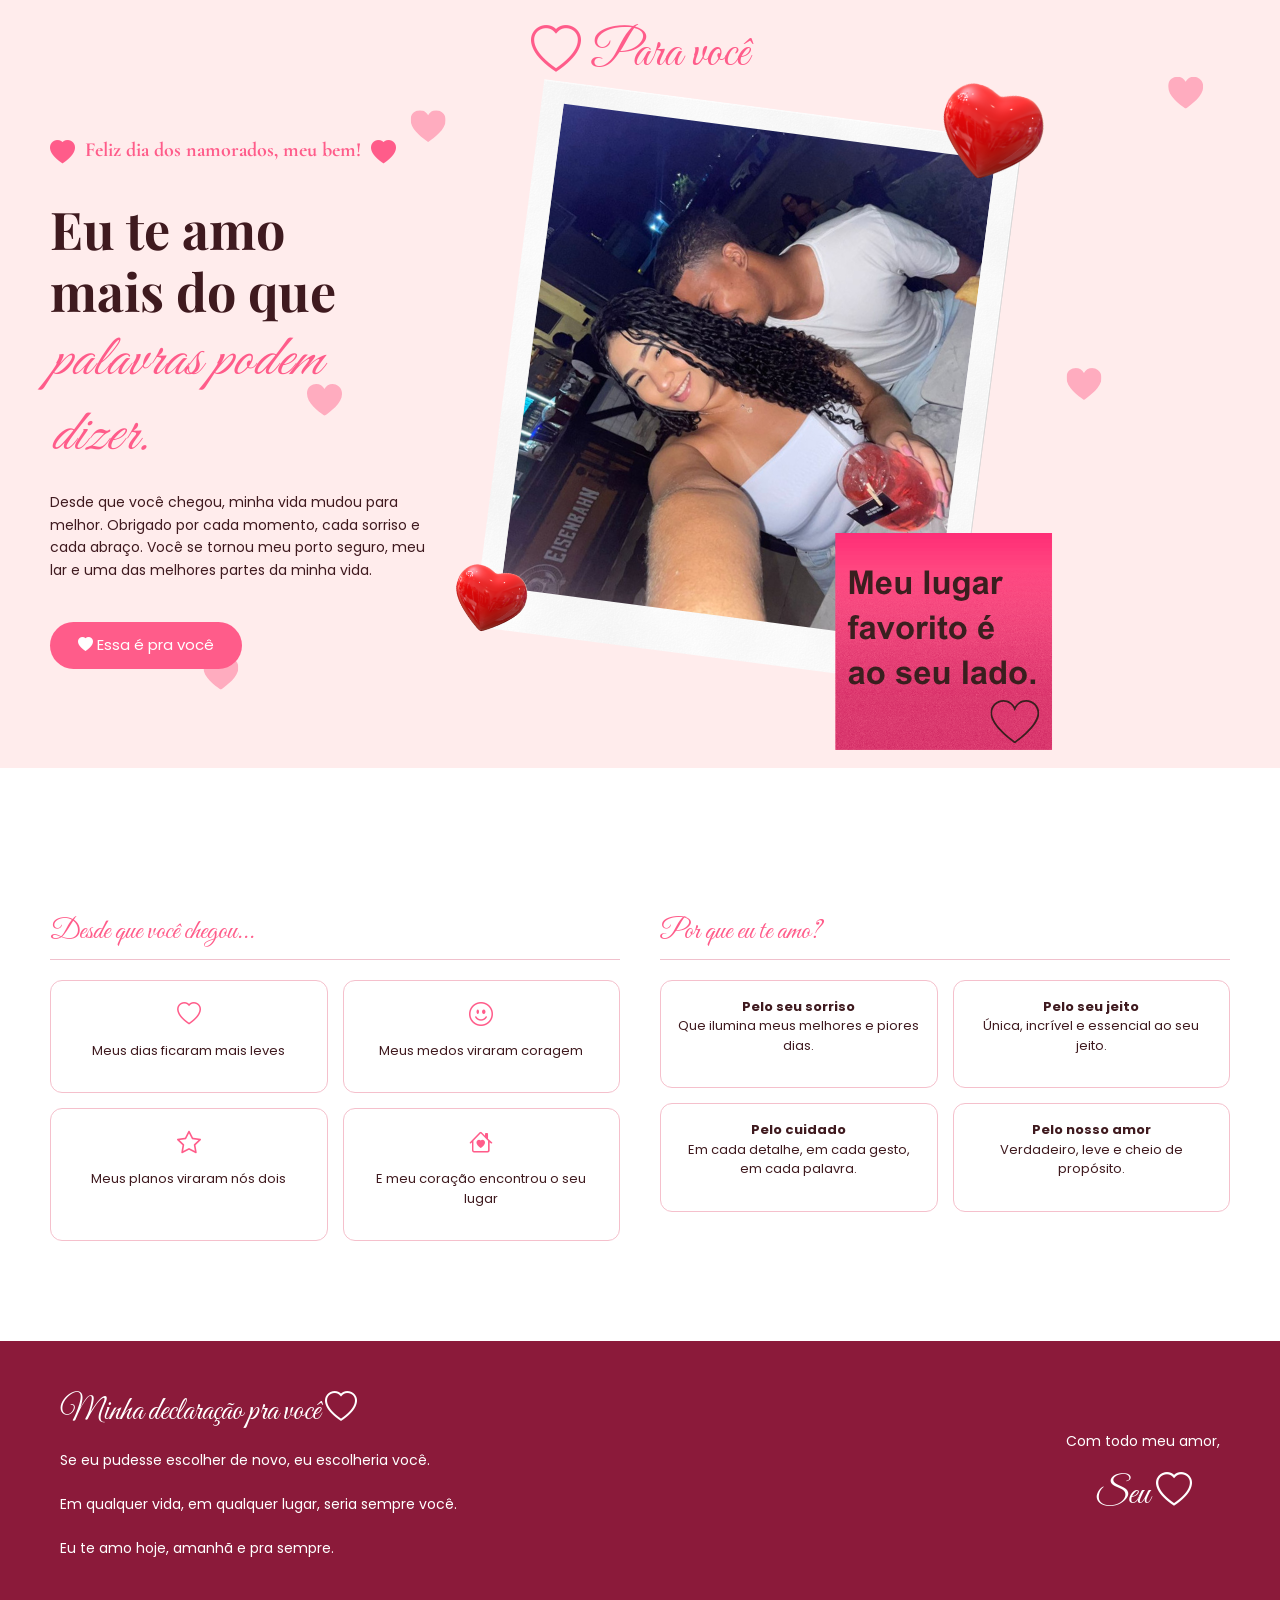
<file: index.html>
<!DOCTYPE html>
<html lang="pt-br">

<head>
    <meta charset="UTF-8">
    <meta name="viewport" content="width=device-width, initial-scale=1.0">
    <title>Te amo, vida!</title>
    <link rel="stylesheet" href="style.css">
    <link href="https://cdn.jsdelivr.net/npm/bootstrap@5.3.8/dist/css/bootstrap.min.css" rel="stylesheet">
    <link rel="stylesheet" href="https://cdn.jsdelivr.net/npm/bootstrap-icons@1.13.1/font/bootstrap-icons.min.css">
    <link rel="preconnect" href="https://fonts.googleapis.com">
    <link rel="preconnect" href="https://fonts.gstatic.com" crossorigin>
    <link href="https://fonts.googleapis.com/css2?family=Allura&family=Cormorant+Garamond:ital,wght@0,300..700;1,300..700&family=Great+Vibes&family=Playfair+Display:ital,wght@0,400..900;1,400..900&family=Poppins:ital,wght@0,100;0,200;0,300;0,400;0,500;0,600;0,700;0,800;0,900;1,100;1,200;1,300;1,400;1,500;1,600;1,700;1,800;1,900&family=Roboto:ital,wght@0,100..900;1,100..900&family=Satisfy&display=swap"
        rel="stylesheet">
</head>

<body>

    <!-- TOPO -->
    <div class="topo">
        <i class="bi bi-heart coracao"></i>
        <h1 class="para">Para você</h1>
    </div>

    <!-- HERO -->
    <section class="hero">
        <div class="conteudo-hero">
            <div class="dia">
                <i class="bi bi-heart-fill coracao2"></i>
                <h1 class="feliz">Feliz dia dos namorados, meu bem!</h1>
                <i class="bi bi-heart-fill coracao2"></i>
            </div>
            <div class="mensagem">
                <p>Eu te amo <br> mais do que <br> <span>palavras podem <br> dizer.</span></p>
            </div>
            <p class="descricao">Desde que você chegou, minha vida mudou para melhor. Obrigado por cada momento, cada sorriso e cada abraço. Você se tornou meu porto seguro, meu lar e uma das melhores partes da minha vida.</p>
            <button class="btn-amor" onclick="window.location.href='galeria.html'">
            <i class="bi bi-heart-fill"></i> Essa é pra você
            </button>
        </div>
    </section>

    <!-- DESDE QUE VOCÊ CHEGOU -->
    <section class="desde">
        <div class="desde-esquerda">
            <h2 class="titulo-desde">Desde que você chegou...</h2>
            <div class="cards-desde">
                <div class="card-desde">
                    <i class="bi bi-heart"></i>
                    <p>Meus dias ficaram mais leves</p>
                </div>
                <div class="card-desde">
                    <i class="bi bi-emoji-smile"></i>
                    <p>Meus medos viraram coragem</p>
                </div>
                <div class="card-desde">
                    <i class="bi bi-star"></i>
                    <p>Meus planos viraram nós dois</p>
                </div>
                <div class="card-desde">
                    <i class="bi bi-house-heart"></i>
                    <p>E meu coração encontrou o seu lugar</p>
                </div>
            </div>
        </div>
        <div class="desde-direita">
            <h2 class="titulo-desde">Por que eu te amo?</h2>
            <div class="cards-desde">
                <div class="card-desde">
                    <p><strong>Pelo seu sorriso</strong><br>Que ilumina meus melhores e piores dias.</p>
                </div>
                <div class="card-desde">
                    <p><strong>Pelo seu jeito</strong><br>Única, incrível e essencial ao seu jeito.</p>
                </div>
                <div class="card-desde">
                    <p><strong>Pelo cuidado</strong><br>Em cada detalhe, em cada gesto, em cada palavra.</p>
                </div>
                <div class="card-desde">
                    <p><strong>Pelo nosso amor</strong><br>Verdadeiro, leve e cheio de propósito.</p>
                </div>
            </div>
        </div>
    </section>

    <!-- DECLARAÇÃO -->
    <section class="declaracao">
        <div class="declaracao-texto">
            <h2>Minha declaração pra você <i class="bi bi-heart"></i></h2>
            <p>Se eu pudesse escolher de novo, eu escolheria você.</p>
            <p>Em qualquer vida, em qualquer lugar, seria sempre você.</p>
            <p>Eu te amo hoje, amanhã e pra sempre.</p>
        </div>
        <div class="declaracao-assinatura">
            <p>Com todo meu amor,</p>
            <p class="assinatura">Seu <i class="bi bi-heart"></i></p>
        </div>
    </section>

    <script src="https://cdn.jsdelivr.net/npm/bootstrap@5.3.8/dist/js/bootstrap.bundle.min.js"></script>
</body>

</html>
</file>
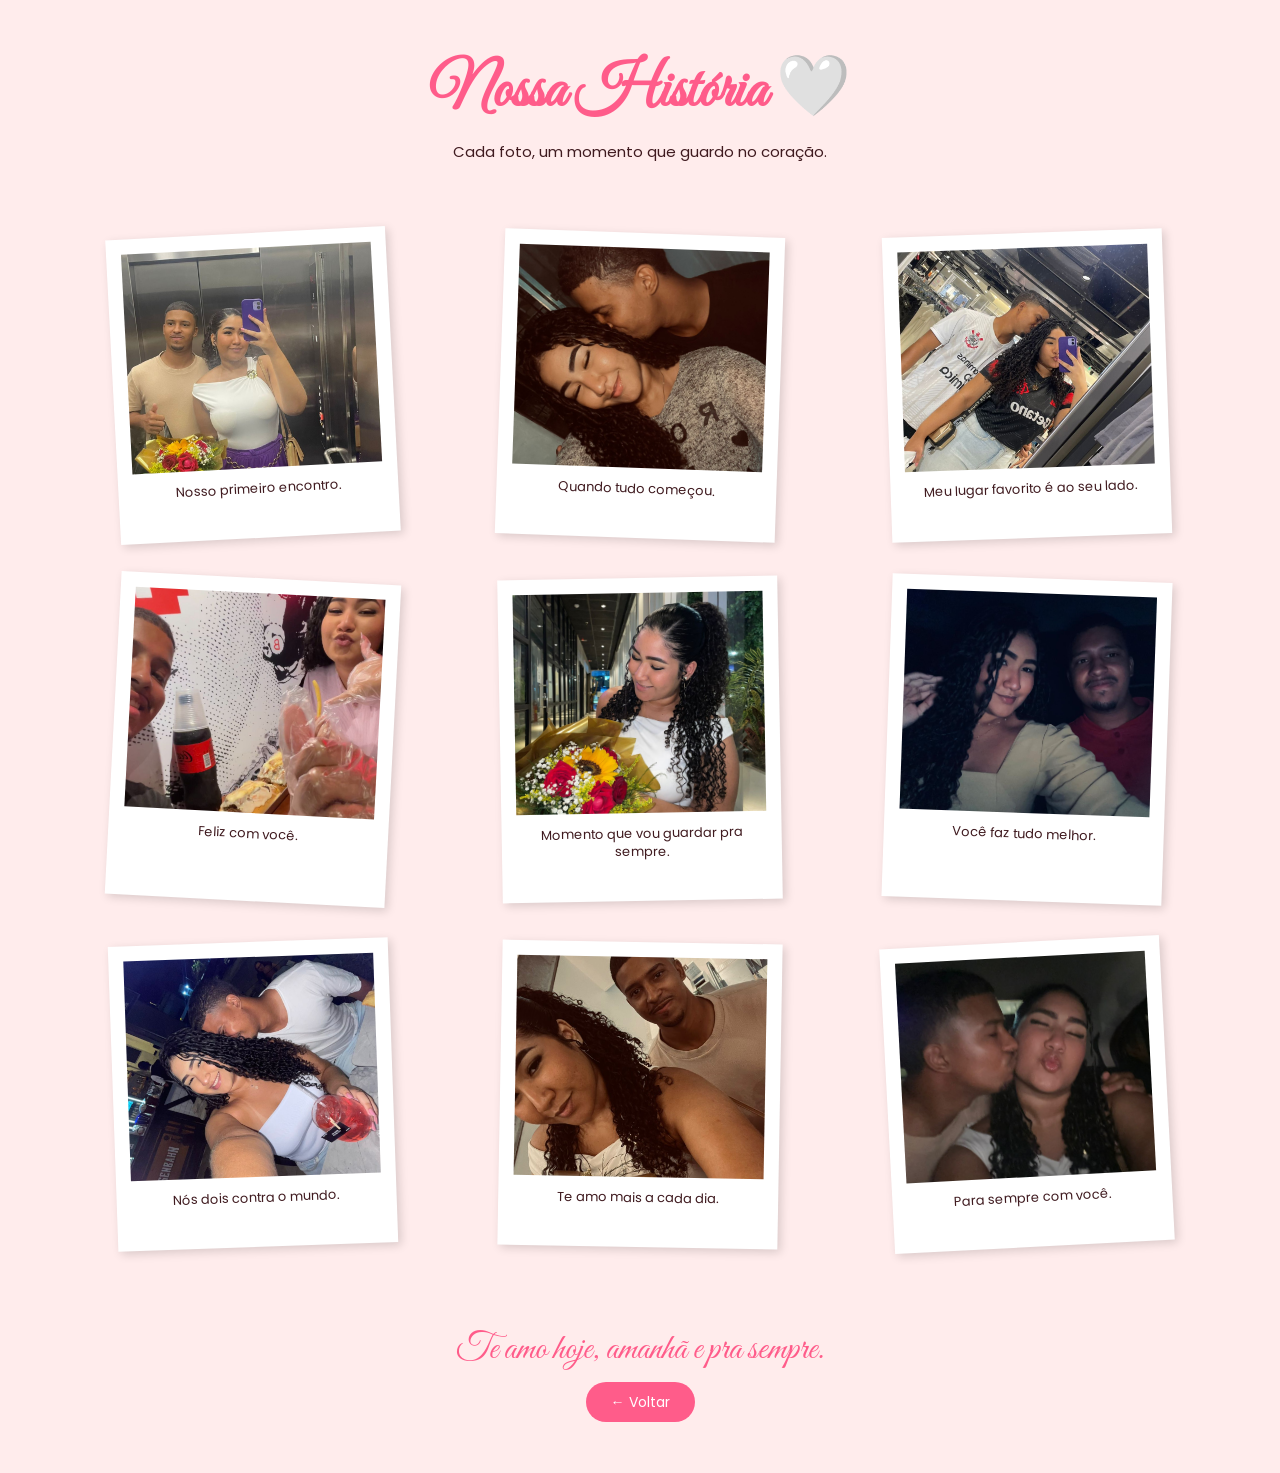
<file: galeria.html>
<!DOCTYPE html>
<html lang="pt-br">

<head>
    <meta charset="UTF-8">
    <meta name="viewport" content="width=device-width, initial-scale=1.0">
    <title>Nossa História</title>
    <link rel="stylesheet" href="galeria.css">
    <link rel="preconnect" href="https://fonts.googleapis.com">
    <link rel="preconnect" href="https://fonts.gstatic.com" crossorigin>
    <link href="https://fonts.googleapis.com/css2?family=Great+Vibes&family=Poppins:wght@300;400;500&family=Playfair+Display:ital,wght@0,400..900;1,400..900&display=swap" rel="stylesheet">
</head>

<body>

    <div class="topo">
        <h1>Nossa História 🤍</h1>
        <p>Cada foto, um momento que guardo no coração.</p>
    </div>

    <div class="galeria">

        <div class="polaroid" style="transform: rotate(-3deg)">
            <img src="images/PrimeiroEncontro.jpeg" alt="Foto 1">
            <p>Nosso primeiro encontro.</p>
        </div>

        <div class="polaroid" style="transform: rotate(2deg)">
            <img src="images/Comeco.jpeg" alt="Foto 2">
            <p>Quando tudo começou.</p>
        </div>

        <div class="polaroid" style="transform: rotate(-2deg)">
            <img src="images/LugarFavorito.jpeg" alt="Foto 3">
            <p>Meu lugar favorito é ao seu lado.</p>
        </div>

        <div class="polaroid" style="transform: rotate(3deg)">
            <img src="images/Feliz.jpeg" alt="Foto 4">
            <p>Feliz com você.</p>
        </div>

        <div class="polaroid" style="transform: rotate(-1deg)">
            <img src="images/Eterno.jpeg" alt="Foto 5">
            <p>Momento que vou guardar pra sempre.</p>
        </div>

        <div class="polaroid" style="transform: rotate(2deg)">
            <img src="images/Voce.jpeg" alt="Foto 6">
            <p>Você faz tudo melhor.</p>
        </div>

        <div class="polaroid" style="transform: rotate(-2deg)">
            <img src="images/NosDois.jpeg" alt="Foto 7">
            <p>Nós dois contra o mundo.</p>
        </div>

        <div class="polaroid" style="transform: rotate(1deg)">
            <img src="images/TeAmo.jpeg" alt="Foto 8">
            <p>Te amo mais a cada dia.</p>
        </div>

        <div class="polaroid" style="transform: rotate(-3deg)">
            <img src="images/PraSempre.jpeg" alt="Foto 9">
            <p>Para sempre com você.</p>
        </div>

    </div>

    <div class="rodape">
        <p>Te amo hoje, amanhã e pra sempre.</p>
        <a href="index.html" class="btn-voltar">← Voltar</a>
    </div>

</body>

</html>
</file>
<file: style.css>
* {
    margin: 0px;
    padding: 0px;
    box-sizing: border-box;
}

body {
    background-color: #ffecec;
    background-image: url(images/fundo-principal.png);
    background-size: auto;
    background-repeat: no-repeat;
    background-position: right top;
}

.topo {
    display: flex;
    align-items: center;
    justify-content: center;
    color: #FF5C8A;
    font-family: "Great Vibes", cursive;
    font-weight: bold;
    gap: 10px;
    padding: 20px 0;
}

.coracao {
    font-size: 50px;
}

.para {
    font-size: 50px;
}

.hero {
    display: flex;
    align-items: flex-start;
    margin-left: 50px;
    margin-top: 20px;
    min-height: 80vh;
    background: transparent;
}

.conteudo-hero {
    max-width: 500px;
}

.feliz {
    font-family: "Cormorant Garamond", serif;
    font-weight: bold;
    font-size: 20px;
}

.coracao2 {
    color: #FF5C8A;
    font-size: 25px;
}

.dia {
    display: flex;
    gap: 10px;
    align-items: center;
    color: #FF5C8A;
    margin-bottom: 25px;
}

.mensagem {
    color: #3F1A1F;
    font-size: 52px;
    font-weight: bold;
    font-family: "Playfair Display", serif;
    line-height: 1.2;
}

.mensagem span {
    color: #FF5C8A;
    font-family: "Great Vibes", cursive;
    font-weight: 500;
    font-size: 58px;
    letter-spacing: 1px;
    font-style: italic;
}

.descricao {
    font-family: "Poppins", sans-serif;
    font-size: 14px;
    color: #3F1A1F;
    margin-top: 20px;
    max-width: 380px;
    line-height: 1.6;
}

.btn-amor {
    margin-top: 25px;
    background-color: #FF5C8A;
    color: white;
    border: none;
    padding: 12px 28px;
    border-radius: 30px;
    font-family: "Poppins", sans-serif;
    font-size: 15px;
    cursor: pointer;
}

.btn-amor:hover {
    background-color: #e04a76;
}

.desde {
    display: flex;
    justify-content: space-between;
    padding: 60px 50px;
    gap: 40px;
    margin-top: 0px;
}

.desde-esquerda,
.desde-direita {
    flex: 1;
}

.titulo-desde {
    font-family: "Great Vibes", cursive;
    color: #FF5C8A;
    font-size: 28px;
    margin-bottom: 20px;
    padding-bottom: 10px;
    border-bottom: 1px solid #f0c0cc;
}

.cards-desde {
    display: grid;
    grid-template-columns: 1fr 1fr;
    gap: 15px;
}

.card-desde {
    background-color: white;
    border: 1px solid #f5c0cc;
    border-radius: 12px;
    padding: 16px;
    font-family: "Poppins", sans-serif;
    font-size: 13px;
    color: #3F1A1F;
    text-align: center;
}

.card-desde i {
    font-size: 24px;
    color: #FF5C8A;
    margin-bottom: 8px;
    display: block;
}

.declaracao {
    background-color: #8B1A3A;
    color: white;
    display: flex;
    justify-content: space-between;
    align-items: center;
    padding: 50px 60px;
    margin-top: 40px;
}

.declaracao-texto h2 {
    font-family: "Great Vibes", cursive;
    font-size: 32px;
    margin-bottom: 15px;
}

.declaracao-texto p {
    font-family: "Poppins", sans-serif;
    font-size: 14px;
    line-height: 2;
}

.declaracao-assinatura {
    text-align: center;
    font-family: "Poppins", sans-serif;
    font-size: 14px;
}

.assinatura {
    font-family: "Great Vibes", cursive;
    font-size: 36px;
    margin-top: 10px;
}


/* TABLET */

@media (max-width: 768px) {
    body {
        background-size: cover;
        background-position: center top;
    }
    .para {
        font-size: 38px;
    }
    .coracao {
        font-size: 36px;
    }
    .hero {
        margin-left: 25px;
        margin-right: 25px;
        min-height: auto;
        padding-bottom: 40px;
    }
    .conteudo-hero {
        max-width: 100%;
    }
    .mensagem {
        font-size: 38px;
    }
    .mensagem span {
        font-size: 42px;
    }
    .descricao {
        max-width: 100%;
    }
    .desde {
        flex-direction: column;
        padding: 40px 25px;
        gap: 30px;
    }
    .declaracao {
        flex-direction: column;
        text-align: center;
        padding: 40px 30px;
        gap: 30px;
    }
}


/* CELULAR */

@media (max-width: 480px) {
    .para {
        font-size: 28px;
    }
    .coracao {
        font-size: 28px;
    }
    .hero {
        margin-left: 20px;
        margin-right: 20px;
    }
    .mensagem {
        font-size: 28px;
    }
    .mensagem span {
        font-size: 32px;
    }
    .feliz {
        font-size: 16px;
    }
    .cards-desde {
        grid-template-columns: 1fr;
    }
    .desde {
        padding: 30px 20px;
    }
    .declaracao {
        padding: 30px 20px;
    }
    .declaracao-texto h2 {
        font-size: 26px;
    }
    .btn-amor {
        width: 100%;
        text-align: center;
    }
}
</file>
<file: galeria.css>
* {
    margin: 0;
    padding: 0;
    box-sizing: border-box;
}

body {
    background-color: #ffecec;
}

.topo {
    text-align: center;
    padding: 50px 20px 30px;
}

.topo h1 {
    font-family: "Great Vibes", cursive;
    font-size: 60px;
    color: #FF5C8A;
}

.topo p {
    font-family: "Poppins", sans-serif;
    font-size: 15px;
    color: #3F1A1F;
    margin-top: 10px;
}

.galeria {
    display: grid;
    grid-template-columns: repeat(3, 1fr);
    gap: 40px;
    padding: 40px 80px;
    justify-items: center;
}

.polaroid {
    background-color: white;
    padding: 15px 15px 40px;
    box-shadow: 3px 3px 10px rgba(0, 0, 0, 0.15);
    transition: transform 0.3s ease, box-shadow 0.3s ease;
    cursor: pointer;
    max-width: 280px;
    width: 100%;
}

.polaroid:hover {
    transform: rotate(0deg) scale(1.05) !important;
    box-shadow: 6px 6px 20px rgba(0, 0, 0, 0.2);
}

.polaroid img {
    width: 100%;
    height: 220px;
    object-fit: cover;
    display: block;
}

.polaroid p {
    font-family: "Poppins", sans-serif;
    font-size: 13px;
    color: #3F1A1F;
    text-align: center;
    margin-top: 12px;
    line-height: 1.4;
}

.rodape {
    text-align: center;
    padding: 40px 20px 60px;
}

.rodape p {
    font-family: "Great Vibes", cursive;
    font-size: 36px;
    color: #FF5C8A;
    margin-bottom: 20px;
}

.btn-voltar {
    font-family: "Poppins", sans-serif;
    font-size: 14px;
    color: white;
    background-color: #FF5C8A;
    padding: 10px 25px;
    border-radius: 30px;
    text-decoration: none;
}

.btn-voltar:hover {
    background-color: #e04a76;
}


/* TABLET */

@media (max-width: 768px) {
    .galeria {
        grid-template-columns: repeat(2, 1fr);
        padding: 30px 30px;
        gap: 25px;
    }
    .topo h1 {
        font-size: 44px;
    }
}


/* CELULAR */

@media (max-width: 480px) {
    .galeria {
        grid-template-columns: 1fr;
        padding: 20px;
        gap: 20px;
    }
    .topo h1 {
        font-size: 36px;
    }
    .polaroid img {
        height: 200px;
    }
}
</file>
